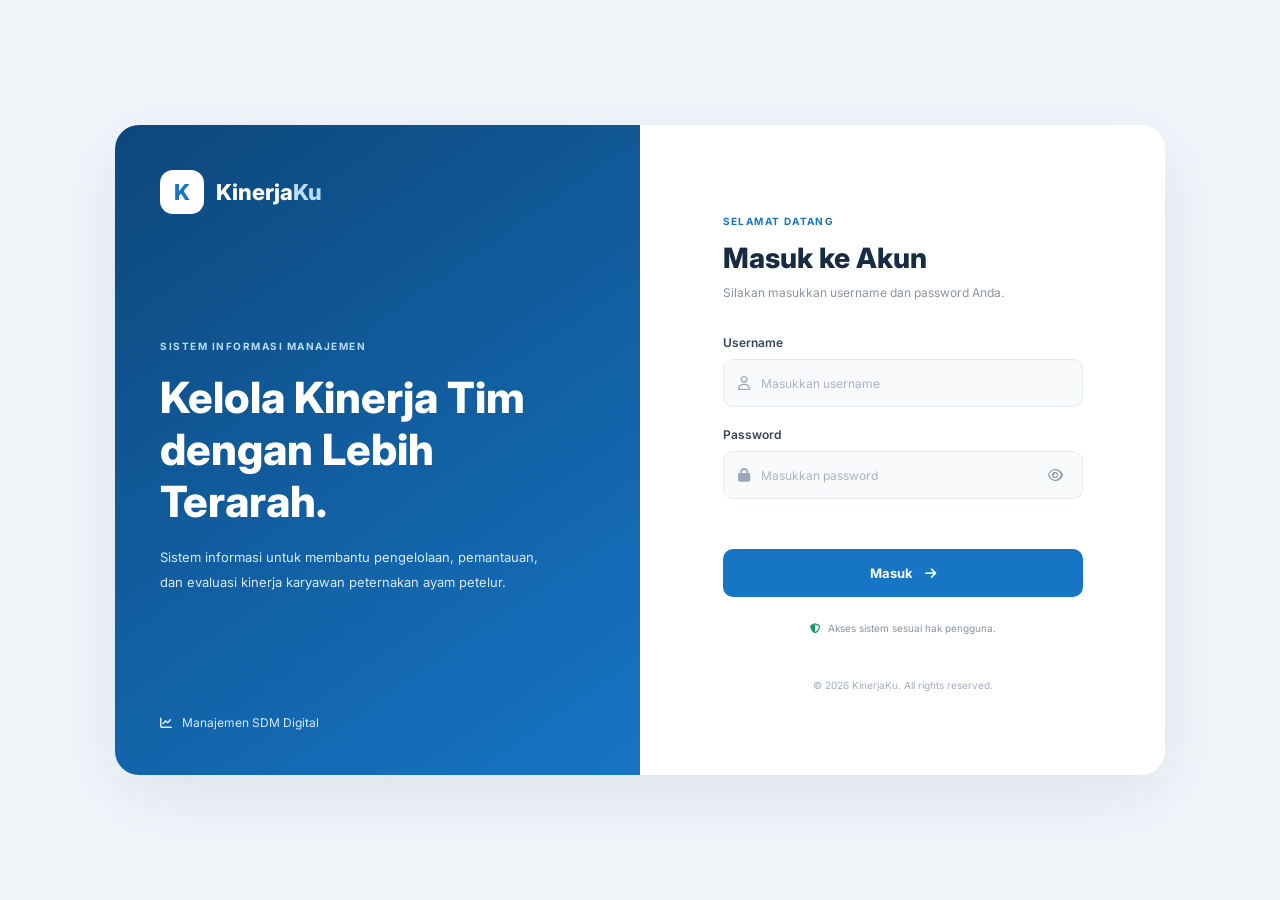
<file: index.html>
<!DOCTYPE html>
<html lang="id">
<head>
    <meta charset="UTF-8">
    <meta name="viewport" content="width=device-width, initial-scale=1.0">

    <title>Dashboard | KinerjaKu</title>

    <link rel="preconnect" href="https://fonts.googleapis.com">
    <link rel="preconnect" href="https://fonts.gstatic.com" crossorigin>
    <link href="https://fonts.googleapis.com/css2?family=Inter:wght@400;500;600;700;800&display=swap" rel="stylesheet">

    <link rel="stylesheet" href="assets/css/style.css">
    <link rel="stylesheet" href="assets/css/sidebar.css">

    <link rel="stylesheet" href="https://cdnjs.cloudflare.com/ajax/libs/font-awesome/6.7.2/css/all.min.css">
</head>

<body class="dashboard-page">

<div class="dashboard-layout">

    <div id="sidebarContainer" data-base=""></div>

    <main class="main-content">

        <header class="topbar">
            <div>
                <h2>Dashboard</h2>
                <p>Ringkasan informasi dan kinerja peternakan.</p>
            </div>

            <div class="topbar-date" id="currentDate"></div>
        </header>

        <section class="welcome-section">
            <div>
                <p>Selamat datang,</p>
                <h1 id="welcomeName">Pengguna</h1>
                <span id="welcomeRole">Role pengguna</span>
            </div>

            <div class="welcome-icon">
                <i class="fa-solid fa-chart-pie"></i>
            </div>
        </section>

        <section class="section-heading">
            <div>
                <h3>Informasi Peternakan</h3>
                <p>Ringkasan operasional usaha peternakan ayam petelur.</p>
            </div>
        </section>

        <section class="stats-grid">

            <div class="stat-card">
                <div class="stat-icon blue">
                    <i class="fa-solid fa-kiwi-bird"></i>
                </div>
                <div>
                    <p>Populasi Ayam</p>
                    <h3>3.000 <small>ekor</small></h3>
                </div>
            </div>

            <div class="stat-card">
                <div class="stat-icon purple">
                    <i class="fa-solid fa-warehouse"></i>
                </div>
                <div>
                    <p>Jumlah Kandang</p>
                    <h3>2 <small>unit</small></h3>
                </div>
            </div>

            <div class="stat-card">
                <div class="stat-icon green">
                    <i class="fa-solid fa-egg"></i>
                </div>
                <div>
                    <p>Produksi Telur</p>
                    <h3>150 <small>kg/hari</small></h3>
                </div>
            </div>

            <div class="stat-card">
                <div class="stat-icon orange">
                    <i class="fa-solid fa-wheat-awn"></i>
                </div>
                <div>
                    <p>Kebutuhan Pakan</p>
                    <h3>300 <small>kg/hari</small></h3>
                </div>
            </div>

        </section>

        <section class="section-heading">
            <div>
                <h3>Ringkasan Kinerja Karyawan</h3>
                <p>Informasi umum hasil evaluasi karyawan.</p>
            </div>
        </section>

        <section class="stats-grid employee-stats">

            <div class="stat-card">
                <div class="stat-icon blue">
                    <i class="fa-solid fa-users"></i>
                </div>
                <div>
                    <p>Total Karyawan</p>
                    <h3 id="dashboardEmployeeTotal">6 <small>orang</small></h3>
                </div>
            </div>

            <div class="stat-card">
                <div class="stat-icon green">
                    <i class="fa-solid fa-star"></i>
                </div>
                <div>
                    <p>Rata-rata Nilai</p>
                    <h3 id="dashboardAverage">90 <small>/100</small></h3>
                </div>
            </div>

            <div class="stat-card">
                <div class="stat-icon purple">
                    <i class="fa-solid fa-award"></i>
                </div>
                <div>
                    <p>Sangat Baik</p>
                    <h3 id="dashboardExcellent">5 <small>orang</small></h3>
                </div>
            </div>

            <div class="stat-card">
                <div class="stat-icon orange">
                    <i class="fa-solid fa-clock"></i>
                </div>
                <div>
                    <p>Perlu Evaluasi</p>
                    <h3 id="dashboardNeedsEvaluation">0 <small>orang</small></h3>
                </div>
            </div>

        </section>

        <section class="dashboard-bottom">

            <div class="content-card">
                <h3>Informasi Sistem</h3>
                <p>
                    KinerjaKu merupakan sistem informasi yang digunakan
                    untuk mengelola dan memantau penilaian kinerja karyawan
                    peternakan ayam petelur.
                </p>
            </div>

            <div class="content-card">
                <h3>Hak Akses Anda</h3>
                <p id="accessDescription">
                    Memuat informasi hak akses...
                </p>
            </div>

        </section>

        <footer class="dashboard-footer">
            <p>© 2026 KinerjaKu. Sistem Informasi Penilaian Kinerja.</p>
        </footer>

    </main>

</div>

<script src="assets/js/sidebar.js"></script>
<script src="assets/js/auth.js"></script>
<script src="assets/js/data.js"></script>
<script src="assets/js/dashboard.js"></script>

</body>
</html>
</file>
<file: assets/css/style.css>
* {
    margin: 0;
    padding: 0;
    box-sizing: border-box;
}

body {
    font-family: 'Inter', sans-serif;
    color: #172B43;
}

.login-page {
    min-height: 100vh;
    background: #F1F7FC;
    display: flex;
    justify-content: center;
    align-items: center;
    padding: 24px;
}

.login-wrapper {
    width: 100%;
    max-width: 440px;
}

.login-card {
    background: #FFFFFF;
    padding: 40px;
    border-radius: 18px;
    box-shadow: 0 12px 40px rgba(23, 43, 67, 0.08);
}

.login-brand {
    display: flex;
    align-items: center;
    gap: 12px;
    margin-bottom: 38px;
}

.brand-icon {
    width: 42px;
    height: 42px;
    background: #023E8A;
    color: #FFFFFF;
    display: flex;
    align-items: center;
    justify-content: center;
    border-radius: 12px;
    font-size: 22px;
    font-weight: 800;
}

.login-brand h1 {
    font-size: 24px;
    font-weight: 800;
    color: #172B43;
}

.login-brand h1 span {
    color: #1686AD;
}

.login-heading {
    margin-bottom: 28px;
}

.login-heading h2 {
    font-size: 25px;
    margin-bottom: 9px;
}

.login-heading p {
    color: #718096;
    font-size: 13px;
    line-height: 1.6;
}

.form-group {
    margin-bottom: 20px;
}

.form-group label {
    display: block;
    font-size: 13px;
    font-weight: 600;
    margin-bottom: 9px;
}

.form-group input {
    width: 100%;
    height: 46px;
    padding: 0 14px;
    border: 1px solid #D5E1EC;
    border-radius: 9px;
    outline: none;
    font-family: inherit;
    font-size: 13px;
    color: #172B43;
    transition: 0.2s;
}

.form-group input:focus {
    border-color: #1686AD;
    box-shadow: 0 0 0 3px rgba(22, 134, 173, 0.1);
}

.form-group input::placeholder {
    color: #A0AEC0;
}

.login-error {
    color: #DC2626;
    font-size: 12px;
    margin-bottom: 14px;
    min-height: 16px;
}

.login-button {
    width: 100%;
    height: 47px;
    background: #023E8A;
    color: #FFFFFF;
    border: none;
    border-radius: 9px;
    font-family: inherit;
    font-size: 14px;
    font-weight: 600;
    cursor: pointer;
    transition: 0.2s;
}

.login-button:hover {
    background: #0353A4;
}

.login-footer {
    margin-top: 32px;
    padding-top: 20px;
    border-top: 1px solid #EDF1F5;
    text-align: center;
}

.login-footer p {
    font-size: 11px;
    color: #718096;
    margin-bottom: 8px;
}

.login-footer span {
    font-size: 10px;
    color: #A0AEC0;
}

@media (max-width: 480px) {
    .login-card {
        padding: 28px 22px;
    }

    .login-heading h2 {
        font-size: 22px;
    }
}






/* DASHBOARD */

.dashboard-page {
    background: #F1F7FC;
}

.dashboard-layout {
    display: flex;
    min-height: 100vh;
}

.sidebar {
    width: 250px;
    background: #FFFFFF;
    border-right: 1px solid #E5EDF5;
    padding: 25px 18px;
    display: flex;
    flex-direction: column;
    flex-shrink: 0;
}

.sidebar-brand {
    display: flex;
    align-items: center;
    gap: 11px;
    padding: 0 8px 35px;
}

.sidebar-brand h2 {
    font-size: 21px;
    color: #172B43;
}

.sidebar-brand h2 span {
    color: #1686AD;
}

.menu-label {
    font-size: 10px;
    font-weight: 700;
    color: #94A3B8;
    letter-spacing: 1px;
    padding: 0 10px;
    margin-bottom: 12px;
}

.menu-item {
    display: flex;
    align-items: center;
    gap: 13px;
    padding: 13px 12px;
    margin-bottom: 5px;
    border-radius: 8px;
    color: #64748B;
    font-size: 13px;
    font-weight: 500;
    text-decoration: none;
    transition: 0.2s;
}

.menu-item i {
    width: 18px;
    text-align: center;
}

.menu-item:hover,
.menu-item.active {
    background: #EAF4FC;
    color: #023E8A;
}

.sidebar-bottom {
    margin-top: auto;
    border-top: 1px solid #EDF1F5;
    padding-top: 18px;
}

.sidebar-user {
    display: flex;
    align-items: center;
    gap: 10px;
    margin-bottom: 18px;
}

.user-avatar {
    width: 38px;
    height: 38px;
    background: #DCEEFF;
    color: #023E8A;
    display: flex;
    align-items: center;
    justify-content: center;
    border-radius: 50%;
    font-weight: 700;
}

.user-info {
    min-width: 0;
}

.user-info strong,
.user-info span {
    display: block;
}

.user-info strong {
    font-size: 12px;
    overflow: hidden;
    text-overflow: ellipsis;
    white-space: nowrap;
}

.user-info span {
    color: #718096;
    font-size: 11px;
    margin-top: 4px;
}

.logout-button {
    display: flex;
    align-items: center;
    gap: 12px;
    width: 100%;
    padding: 11px;
    border: none;
    background: #FFF1F1;
    color: #DC2626;
    border-radius: 8px;
    font-family: inherit;
    font-size: 13px;
    cursor: pointer;
}

.main-content {
    flex: 1;
    min-width: 0;
    padding: 30px;
}

.topbar {
    display: flex;
    align-items: center;
    justify-content: space-between;
    margin-bottom: 25px;
}

.topbar h2 {
    font-size: 23px;
}

.topbar p,
.section-heading p {
    font-size: 12px;
    color: #718096;
    margin-top: 7px;
}

.topbar-date {
    font-size: 12px;
    color: #64748B;
}

.welcome-section {
    display: flex;
    justify-content: space-between;
    align-items: center;
    background: linear-gradient(110deg, #023E8A, #1686AD);
    color: white;
    padding: 28px 30px;
    border-radius: 14px;
    margin-bottom: 30px;
}

.welcome-section p {
    font-size: 12px;
    opacity: 0.8;
    margin-bottom: 7px;
}

.welcome-section h1 {
    font-size: 25px;
    margin-bottom: 7px;
}

.welcome-section span {
    font-size: 12px;
    opacity: 0.85;
}

.welcome-icon {
    font-size: 48px;
    opacity: 0.35;
}

.section-heading {
    margin-bottom: 15px;
}

.section-heading h3,
.content-card h3 {
    font-size: 16px;
}

.stats-grid {
    display: grid;
    grid-template-columns: repeat(4, minmax(0, 1fr));
    gap: 15px;
    margin-bottom: 30px;
}

.stat-card {
    background: #FFFFFF;
    border: 1px solid #E8EEF4;
    border-radius: 12px;
    padding: 19px;
    display: flex;
    align-items: center;
    gap: 13px;
}

.stat-icon {
    width: 42px;
    height: 42px;
    flex-shrink: 0;
    display: flex;
    align-items: center;
    justify-content: center;
    border-radius: 10px;
}

.stat-icon.blue {
    background: #E5F1FF;
    color: #2563EB;
}

.stat-icon.purple {
    background: #F0EAFE;
    color: #7C3AED;
}

.stat-icon.green {
    background: #DCFCE7;
    color: #16A34A;
}

.stat-icon.orange {
    background: #FFF1DB;
    color: #EA8A13;
}

.stat-card p {
    color: #718096;
    font-size: 11px;
    margin-bottom: 7px;
}

.stat-card h3 {
    font-size: 21px;
    color: #172B43;
}

.stat-card small {
    font-size: 10px;
    font-weight: 500;
    color: #94A3B8;
}

.dashboard-bottom {
    display: grid;
    grid-template-columns: 1fr 1fr;
    gap: 15px;
}

.content-card {
    background: white;
    border: 1px solid #E8EEF4;
    border-radius: 12px;
    padding: 22px;
}

.content-card p {
    font-size: 12px;
    line-height: 1.8;
    color: #718096;
    margin-top: 12px;
}

.dashboard-footer {
    text-align: center;
    padding-top: 35px;
    color: #94A3B8;
    font-size: 11px;
}

@media (max-width: 1050px) {
    .stats-grid {
        grid-template-columns: repeat(2, 1fr);
    }
}

@media (max-width: 700px) {
    .sidebar {
        width: 65px;
        padding: 20px 8px;
    }

    .sidebar-brand {
        justify-content: center;
        padding: 0 0 30px;
    }

    .sidebar-brand h2,
    .menu-label,
    .menu-item span,
    .user-info,
    .logout-button span {
        display: none;
    }

    .menu-item {
        justify-content: center;
        padding: 14px 0;
    }

    .sidebar-user {
        justify-content: center;
    }

    .main-content {
        padding: 20px 13px;
    }

    .dashboard-bottom {
        grid-template-columns: 1fr;
    }

    .welcome-section {
        padding: 22px;
    }

    .welcome-section h1 {
        font-size: 20px;
    }
}

@media (max-width: 400px) {
    .stats-grid {
        grid-template-columns: 1fr;
    }

    .topbar-date {
        display: none;
    }
}
</file>
<file: assets/css/sidebar.css>
/* =====================================
   SIDEBAR - DARK NAVY
===================================== */

.dashboard-layout {
    display: flex;
    min-height: 100vh;
}

.sidebar {
    position: fixed;
    top: 0;
    left: 0;
    z-index: 100;

    display: flex;
    flex-direction: column;

    width: 255px;
    height: 100vh;

    padding: 25px 18px 22px;

    background: #172B43;
    border-right: 1px solid #263D58;
}

/* =====================================
   BRAND
===================================== */

.sidebar-brand {
    display: flex;
    align-items: center;
    gap: 12px;

    padding: 0 10px 30px;
}

.brand-icon {
    display: flex;
    align-items: center;
    justify-content: center;

    width: 42px;
    height: 42px;

    color: #fff;
    background: #1675c5;
    border-radius: 12px;

    font-size: 21px;
    font-weight: 800;
}

.sidebar-brand h2 {
    margin: 0;
    color: #fff;
    font-size: 21px;
    font-weight: 800;
}

.sidebar-brand h2 span {
    color: #55AEF5;
}

/* =====================================
   MENU
===================================== */

.sidebar-menu {
    flex: 0 0 auto;
    min-height: 0;
    max-height: calc(100vh - 240px);
    overflow-y: auto;
}

.menu-label {
    padding: 0 12px;
    margin: 8px 0 14px;

    color: #8294A9;
    font-size: 10px;
    font-weight: 700;
    letter-spacing: 1px;
}

.menu-item {
    display: flex;
    align-items: center;
    gap: 13px;

    padding: 13px 14px;
    margin-bottom: 6px;

    color: #A9B8C9;
    border-radius: 10px;

    text-decoration: none;
    font-size: 13px;
    font-weight: 500;

    transition: .2s;
}

.menu-item i {
    width: 19px;
    text-align: center;
    font-size: 15px;
}

.menu-item:hover {
    color: #fff;
    background: #263F5C;
}

.menu-item.active {
    color: #fff;
    background: #1675c5;
    font-weight: 700;
}

/* =====================================
   SIDEBAR BOTTOM
===================================== */

.sidebar-bottom {
    flex-shrink: 0;

    display: flex;
    flex-direction: column;
    gap: 8px;

    margin-top: 12px;
    padding: 12px 0 0;

    border-top: 1px solid #30445D;
}

/* =====================================
   USER PROFILE
===================================== */

.sidebar-user {
    display: flex;
    align-items: center;
    gap: 11px;

    padding: 4px 5px;
}

.user-avatar {
    display: flex;
    align-items: center;
    justify-content: center;

    width: 39px;
    height: 39px;
    min-width: 39px;

    color: #fff;
    background: #28618F;
    border-radius: 50%;

    font-size: 14px;
    font-weight: 700;
}

.user-info {
    display: flex;
    flex-direction: column;
    min-width: 0;
    gap: 4px;
}

.user-info strong {
    overflow: hidden;

    color: #fff;
    font-size: 12px;

    text-overflow: ellipsis;
    white-space: nowrap;
}

.user-info span {
    color: #A9B8C9;
    font-size: 10px;
}

/* =====================================
   LOGOUT
===================================== */

.logout-button {
    display: flex;
    align-items: center;
    gap: 12px;

    width: 100%;
    padding: 12px 14px;

    color: #FF9292;
    background: rgba(223, 85, 85, 0.10);

    border: 1px solid transparent;
    border-radius: 9px;

    font-family: inherit;
    font-size: 12px;
    font-weight: 600;

    cursor: pointer;
    transition: .2s;
}

.logout-button:hover {
    color: #fff;
    background: #DF5555;
}

/* =====================================
   MAIN CONTENT
===================================== */

.main-content {
    width: calc(100% - 255px);
    min-height: 100vh;
    margin-left: 255px;
}

/* =====================================
   VIEWER - READ ONLY
===================================== */

.viewer-mode #addEmployeeButton,
.viewer-mode #evaluationForm button[type="submit"],
.viewer-mode .employee-actions {
    display: none !important;
}

.viewer-mode #evaluationForm input,
.viewer-mode #evaluationForm select {
    pointer-events: none;
    opacity: .7;
}

/* =====================================
   RESPONSIVE TABLET
===================================== */

@media (max-width: 768px) {

    .sidebar {
        width: 220px;
    }

    .main-content {
        width: calc(100% - 220px);
        margin-left: 220px;
    }

}

/* =====================================
   RESPONSIVE MOBILE
===================================== */

@media (max-width: 600px) {

    .sidebar {
        width: 72px;
        padding: 20px 10px;
    }

    .sidebar-brand {
        justify-content: center;
        padding: 0 0 30px;
    }

    .sidebar-brand h2,
    .menu-label,
    .menu-item span,
    .user-info,
    .logout-button span {
        display: none;
    }

    .menu-item {
        justify-content: center;
        padding: 14px 8px;
    }

    .menu-item i {
        font-size: 17px;
    }

    .sidebar-bottom {
        align-items: center;
        gap: 10px;
        padding-top: 12px;
    }

    .sidebar-user {
        justify-content: center;
        padding: 4px 0;
    }

    .logout-button {
        justify-content: center;
        padding: 13px 8px;
    }

    .main-content {
        width: calc(100% - 72px);
        margin-left: 72px;
    }

}
</file>
<file: assets/css/login.css>
* {
    box-sizing: border-box;
    margin: 0;
    padding: 0;
}

body {
    font-family: "Inter", sans-serif;
    color: #172b43;
    background: #f2f6fb;
}

.login-page {
    min-height: 100vh;
    display: flex;
    align-items: center;
    justify-content: center;
    padding: 30px;
}

.login-wrapper {
    display: grid;
    grid-template-columns: 1fr 1fr;
    width: 100%;
    max-width: 1050px;
    min-height: 650px;
    overflow: hidden;
    background: #fff;
    border-radius: 24px;
    box-shadow: 0 20px 70px rgba(28, 59, 91, .10);
}

/* BRAND PANEL */

.login-brand-panel {
    display: flex;
    flex-direction: column;
    justify-content: space-between;
    padding: 45px;
    color: #fff;
    background: linear-gradient(145deg, #0d477b, #1675c5);
}

.login-brand {
    display: flex;
    align-items: center;
    gap: 12px;
}

.brand-icon {
    display: flex;
    align-items: center;
    justify-content: center;
    width: 44px;
    height: 44px;
    color: #1675c5;
    background: #fff;
    border-radius: 13px;
    font-size: 22px;
    font-weight: 800;
}

.login-brand h2,
.mobile-brand h2 {
    font-size: 22px;
    font-weight: 800;
}

.login-brand h2 span,
.mobile-brand h2 span {
    color: #b9dcff;
}

.brand-content {
    max-width: 390px;
}

.brand-label {
    color: #b9dcff;
    font-size: 10px;
    font-weight: 700;
    letter-spacing: 1.5px;
}

.brand-content h1 {
    margin: 18px 0;
    font-size: clamp(30px, 4vw, 43px);
    line-height: 1.2;
    font-weight: 800;
}

.brand-content p {
    color: #d7eaff;
    font-size: 13px;
    line-height: 1.9;
}

.brand-footer {
    display: flex;
    align-items: center;
    gap: 10px;
    color: #d7eaff;
    font-size: 12px;
}

/* FORM PANEL */

.login-form-panel {
    display: flex;
    align-items: center;
    justify-content: center;
    padding: 45px;
}

.login-form-container {
    width: 100%;
    max-width: 360px;
}

.mobile-brand {
    display: none;
}

.login-heading {
    margin-bottom: 32px;
}

.login-heading span {
    color: #1675c5;
    font-size: 10px;
    font-weight: 700;
    letter-spacing: 1.4px;
}

.login-heading h1 {
    margin: 12px 0 8px;
    color: #172b43;
    font-size: 28px;
    font-weight: 800;
}

.login-heading p {
    color: #8995a5;
    font-size: 12px;
    line-height: 1.7;
}

.login-field {
    margin-bottom: 20px;
}

.login-field label {
    display: block;
    margin-bottom: 9px;
    color: #34465c;
    font-size: 12px;
    font-weight: 600;
}

.login-input {
    display: flex;
    align-items: center;
    height: 48px;
    padding: 0 14px;
    gap: 11px;
    background: #f8fafc;
    border: 1px solid #e5ebf2;
    border-radius: 10px;
    transition: .2s;
}

.login-input:focus-within {
    background: #fff;
    border-color: #1675c5;
    box-shadow: 0 0 0 3px rgba(22, 117, 197, .08);
}

.login-input > i {
    color: #9aa8b8;
    font-size: 14px;
}

.login-input input {
    width: 100%;
    height: 100%;
    color: #26384d;
    background: transparent;
    border: none;
    outline: none;
    font-family: inherit;
    font-size: 12px;
}

.login-input input::placeholder {
    color: #aab4c1;
}

.login-input button {
    display: flex;
    align-items: center;
    justify-content: center;
    padding: 5px;
    color: #8995a5;
    background: transparent;
    border: none;
    cursor: pointer;
}

.login-error {
    min-height: 18px;
    margin: 0 0 12px;
    color: #dc5555;
    font-size: 11px;
}

.login-button {
    display: flex;
    align-items: center;
    justify-content: center;
    gap: 12px;
    width: 100%;
    height: 48px;
    color: #fff;
    background: #1675c5;
    border: none;
    border-radius: 10px;
    font-family: inherit;
    font-size: 13px;
    font-weight: 700;
    cursor: pointer;
    transition: .2s;
}

.login-button:hover {
    background: #105fa3;
    transform: translateY(-1px);
}

.login-note {
    display: flex;
    align-items: center;
    justify-content: center;
    gap: 8px;
    margin-top: 25px;
    color: #8995a5;
    font-size: 10px;
}

.login-note i {
    color: #15966a;
}

.login-copyright {
    margin-top: 45px;
    color: #a4adba;
    text-align: center;
    font-size: 10px;
}

/* RESPONSIVE */

@media (max-width: 760px) {
    .login-page {
        padding: 15px;
    }

    .login-wrapper {
        grid-template-columns: 1fr;
        max-width: 440px;
        min-height: auto;
        border-radius: 18px;
    }

    .login-brand-panel {
        display: none;
    }

    .login-form-panel {
        padding: 35px 25px;
    }

    .mobile-brand {
        display: flex;
        align-items: center;
        gap: 10px;
        margin-bottom: 40px;
    }

    .mobile-brand .brand-icon {
        color: #fff;
        background: #1675c5;
    }

    .mobile-brand h2 {
        color: #172b43;
    }

    .mobile-brand h2 span {
        color: #1675c5;
    }

    .login-copyright {
        margin-top: 35px;
    }
}
</file>
<file: assets/css/employees.css>
/* ========================================
   EMPLOYEE PAGE - KINERJAKU
======================================== */

.employee-intro {
    display: flex;
    align-items: center;
    justify-content: space-between;
    gap: 24px;
    padding: 28px 32px;
    margin-bottom: 24px;
    background: linear-gradient(120deg, #eaf4ff, #f5f9ff);
    border: 1px solid #dceafe;
    border-radius: 18px;
}

.employee-intro h2 {
    margin: 10px 0;
    color: #172b43;
    font-size: 25px;
    font-weight: 700;
}

.employee-intro p {
    margin: 0;
    color: #718096;
    font-size: 14px;
}

.intro-label {
    display: inline-flex;
    align-items: center;
    gap: 7px;
    color: #1473c9;
    font-size: 12px;
    font-weight: 700;
}

.intro-illustration {
    display: flex;
    align-items: center;
    justify-content: center;
    width: 100px;
    height: 100px;
    flex-shrink: 0;
    color: #1675c5;
    background: #d9ebff;
    border-radius: 25px;
    font-size: 42px;
}

/* ========================================
   SUMMARY
======================================== */

.employee-summary {
    display: grid;
    grid-template-columns: repeat(3, minmax(0, 1fr));
    gap: 18px;
    margin-bottom: 24px;
}

.employee-summary-card {
    display: flex;
    align-items: center;
    gap: 16px;
    padding: 22px;
    background: #fff;
    border: 1px solid #e8edf4;
    border-radius: 16px;
    box-shadow: 0 3px 12px rgba(20, 50, 80, 0.03);
}

.summary-icon {
    display: flex;
    align-items: center;
    justify-content: center;
    width: 48px;
    height: 48px;
    flex-shrink: 0;
    border-radius: 14px;
    font-size: 19px;
}

.summary-icon.blue {
    color: #1675c5;
    background: #e8f3ff;
}

.summary-icon.green {
    color: #15966a;
    background: #e5f8f0;
}

.summary-icon.orange {
    color: #d98722;
    background: #fff3df;
}

.employee-summary-card span {
    display: block;
    margin-bottom: 5px;
    color: #8995a5;
    font-size: 12px;
}

.employee-summary-card strong {
    color: #172b43;
    font-size: 23px;
    font-weight: 700;
}

/* ========================================
   TABLE CARD
======================================== */

.employee-table-card {
    padding: 24px;
    background: #fff;
    border: 1px solid #e8edf4;
    border-radius: 18px;
    box-shadow: 0 3px 12px rgba(20, 50, 80, 0.03);
}

.employee-table-header {
    display: flex;
    align-items: center;
    justify-content: space-between;
    gap: 15px;
    margin-bottom: 22px;
}

.employee-table-header h3 {
    margin: 0 0 6px;
    color: #172b43;
    font-size: 17px;
    font-weight: 700;
}

.employee-table-header p {
    margin: 0;
    color: #8995a5;
    font-size: 12px;
}

.employee-add-button {
    display: inline-flex;
    align-items: center;
    justify-content: center;
    gap: 8px;
    padding: 11px 16px;
    color: #fff;
    background: #1675c5;
    border: none;
    border-radius: 10px;
    font-size: 12px;
    font-weight: 600;
    cursor: pointer;
    transition: 0.2s;
}

.employee-add-button:hover {
    background: #105fa3;
    transform: translateY(-1px);
}

/* ========================================
   TOOLBAR
======================================== */

.employee-toolbar {
    display: flex;
    align-items: center;
    gap: 12px;
    margin-bottom: 18px;
}

.employee-search {
    position: relative;
    flex: 1;
}

.employee-search input {
    width: 100%;
    height: 42px;
    padding: 0 14px 0 38px;
    color: #34465c;
    background: #f8fafc;
    border: 1px solid #e4eaf1;
    border-radius: 10px;
    outline: none;
    font-family: inherit;
    font-size: 12px;
}

.employee-search input:focus {
    border-color: #1675c5;
    background: #fff;
}

.employee-search i {
    position: absolute;
    top: 50%;
    left: 14px;
    color: #99a5b5;
    transform: translateY(-50%);
    font-size: 13px;
}

.employee-filter select {
    height: 42px;
    min-width: 165px;
    padding: 0 12px;
    color: #526176;
    background: #f8fafc;
    border: 1px solid #e4eaf1;
    border-radius: 10px;
    outline: none;
    font-family: inherit;
    font-size: 12px;
}

/* ========================================
   TABLE
======================================== */

.employee-table-wrapper {
    width: 100%;
    overflow-x: auto;
}

.employee-table {
    width: 100%;
    min-width: 600px;
    border-collapse: collapse;
    text-align: left;
}

.employee-table thead {
    background: #f7f9fc;
}

.employee-table th {
    padding: 14px 16px;
    color: #8491a3;
    font-size: 10px;
    font-weight: 700;
    letter-spacing: 0.5px;
    white-space: nowrap;
}

.employee-table td {
    padding: 15px 16px;
    color: #526176;
    border-bottom: 1px solid #edf0f5;
    font-size: 12px;
    white-space: nowrap;
}

.employee-table tbody tr {
    transition: background 0.2s;
}

.employee-table tbody tr:hover {
    background: #f9fbfe;
}

.employee-table tbody tr:last-child td {
    border-bottom: none;
}

/* ========================================
   EMPLOYEE NAME
======================================== */

.employee-name {
    color: #26384d;
    font-size: 12px;
    font-weight: 600;
}

/* ========================================
   POSITION
======================================== */

.employee-position {
    color: #526176;
    font-weight: 500;
}

/* ========================================
   DEPARTMENT
======================================== */

.employee-department {
    display: inline-block;
    padding: 6px 10px;
    color: #3974a9;
    background: #edf5ff;
    border-radius: 7px;
    font-size: 10px;
    font-weight: 600;
}

/* ========================================
   STATUS
======================================== */

.employee-status {
    display: inline-flex;
    align-items: center;
    gap: 6px;
    padding: 6px 10px;
    color: #15966a;
    background: #e8f8f1;
    border-radius: 20px;
    font-size: 10px;
    font-weight: 600;
}

.employee-status::before {
    width: 6px;
    height: 6px;
    content: "";
    background: #20b77e;
    border-radius: 50%;
}

/* ========================================
   ACTION BUTTONS
======================================== */

.employee-actions {
    display: flex;
    align-items: center;
    gap: 7px;
}

.employee-action-btn {
    display: flex;
    align-items: center;
    justify-content: center;
    width: 30px;
    height: 30px;
    color: #718096;
    background: #f3f6fa;
    border: none;
    border-radius: 8px;
    cursor: pointer;
    transition: 0.2s;
}

.employee-action-btn:hover {
    color: #1675c5;
    background: #e8f3ff;
}

/* ========================================
   FOOTER
======================================== */

.employee-table-footer {
    display: flex;
    align-items: center;
    justify-content: space-between;
    gap: 12px;
    padding-top: 18px;
    margin-top: 8px;
    color: #8995a5;
    border-top: 1px solid #edf0f5;
    font-size: 11px;
}

/* ========================================
   RESPONSIVE TABLET
======================================== */

@media (max-width: 768px) {

    .employee-intro {
        padding: 22px;
    }

    .employee-intro h2 {
        font-size: 20px;
    }

    .intro-illustration {
        width: 70px;
        height: 70px;
        font-size: 30px;
    }

    .employee-summary {
        grid-template-columns: 1fr;
        gap: 12px;
    }

    .employee-summary-card {
        padding: 17px;
    }

    .employee-table-card {
        padding: 17px;
    }

    .employee-table-header {
        align-items: flex-start;
        flex-direction: column;
    }

    .employee-toolbar {
        align-items: stretch;
        flex-direction: column;
    }

    .employee-filter select {
        width: 100%;
    }
}

/* ========================================
   RESPONSIVE MOBILE
======================================== */

@media (max-width: 420px) {

    .intro-illustration {
        display: none;
    }

    .employee-table-footer {
        align-items: flex-start;
        flex-direction: column;
    }

}



/* ==========================================
   MODAL TAMBAH / EDIT KARYAWAN
========================================== */

.employee-modal {
    position: fixed;
    inset: 0;
    z-index: 9999;
    display: none;
    align-items: center;
    justify-content: center;
    padding: 20px;
    background: rgba(15, 30, 48, 0.55);
    backdrop-filter: blur(4px);
}

.employee-modal.show {
    display: flex;
}

.employee-modal-content {
    width: 100%;
    max-width: 480px;
    padding: 28px;
    background: #ffffff;
    border-radius: 16px;
    box-shadow: 0 20px 60px rgba(0, 0, 0, 0.15);
    animation: employeeModalIn 0.2s ease;
}

@keyframes employeeModalIn {
    from {
        opacity: 0;
        transform: translateY(15px);
    }
    to {
        opacity: 1;
        transform: translateY(0);
    }
}

.employee-modal-header {
    display: flex;
    align-items: flex-start;
    justify-content: space-between;
    gap: 15px;
    margin-bottom: 24px;
}

.employee-modal-header h2 {
    margin: 0 0 6px;
    color: #172b43;
    font-size: 20px;
}

.employee-modal-header p {
    margin: 0;
    color: #8291a5;
    font-size: 13px;
}

#closeEmployeeModal {
    width: 32px;
    height: 32px;
    border: none;
    border-radius: 8px;
    background: #f1f5f9;
    color: #64748b;
    font-size: 24px;
    cursor: pointer;
}

.employee-form-group {
    margin-bottom: 17px;
}

.employee-form-group label {
    display: block;
    margin-bottom: 8px;
    color: #34465c;
    font-size: 13px;
    font-weight: 600;
}

.employee-form-group input,
.employee-form-group select {
    width: 100%;
    height: 44px;
    padding: 0 13px;
    border: 1px solid #dce4ed;
    border-radius: 8px;
    outline: none;
    background: #ffffff;
    color: #26384d;
    font-family: inherit;
    font-size: 13px;
    box-sizing: border-box;
}

.employee-form-group input:focus,
.employee-form-group select:focus {
    border-color: #1675c5;
    box-shadow: 0 0 0 3px rgba(22, 117, 197, 0.1);
}

.employee-modal-actions {
    display: flex;
    justify-content: flex-end;
    gap: 10px;
    margin-top: 25px;
}

.employee-cancel-button,
.employee-save-button {
    min-height: 42px;
    padding: 0 17px;
    border: none;
    border-radius: 8px;
    font-family: inherit;
    font-size: 13px;
    font-weight: 600;
    cursor: pointer;
}

.employee-cancel-button {
    background: #f1f5f9;
    color: #64748b;
}

.employee-save-button {
    background: #1675c5;
    color: #ffffff;
}

.employee-save-button:hover {
    background: #0f5fa5;
}

@media (max-width: 480px) {
    .employee-modal-content {
        padding: 20px;
    }

    .employee-modal-actions {
        flex-direction: column-reverse;
    }

    .employee-modal-actions button {
        width: 100%;
    }
}



/* ==========================================
   TOMBOL HAPUS KARYAWAN
========================================== */

.employee-action-btn.delete {
    color: #dc3545;
    background: #fff1f2;
}

.employee-action-btn.delete:hover {
    color: #ffffff;
    background: #dc3545;
}


/* ==========================================
   MODAL DETAIL KARYAWAN
========================================== */

.employee-detail-modal {
    position: fixed;
    inset: 0;
    z-index: 10000;
    display: none;
    align-items: center;
    justify-content: center;
    padding: 20px;
    background: rgba(15, 30, 48, 0.58);
    backdrop-filter: blur(5px);
}

.employee-detail-modal.show {
    display: flex;
}

.employee-detail-content {
    width: 100%;
    max-width: 500px;
    padding: 28px;
    background: #ffffff;
    border: 1px solid #e8edf4;
    border-radius: 18px;
    box-shadow: 0 20px 60px rgba(15, 30, 48, 0.18);
    animation: detailModalIn 0.2s ease;
}

@keyframes detailModalIn {
    from {
        opacity: 0;
        transform: translateY(12px);
    }

    to {
        opacity: 1;
        transform: translateY(0);
    }
}

/* HEADER */

.employee-detail-header {
    display: flex;
    align-items: flex-start;
    justify-content: space-between;
    gap: 15px;
    margin-bottom: 25px;
}

.employee-detail-label {
    display: inline-block;
    margin-bottom: 9px;
    color: #1675c5;
    font-size: 10px;
    font-weight: 800;
    letter-spacing: 0.8px;
}

.employee-detail-header h2 {
    margin: 0 0 6px;
    color: #172b43;
    font-size: 21px;
    font-weight: 700;
}

.employee-detail-header p {
    margin: 0;
    color: #8995a5;
    font-size: 12px;
}

.employee-detail-close {
    display: flex;
    align-items: center;
    justify-content: center;
    width: 34px;
    height: 34px;
    flex-shrink: 0;
    color: #718096;
    background: #f1f5f9;
    border: none;
    border-radius: 9px;
    font-size: 23px;
    cursor: pointer;
    transition: 0.2s;
}

.employee-detail-close:hover {
    color: #dc3545;
    background: #fff1f2;
}

/* PROFIL */

.employee-detail-profile {
    display: flex;
    align-items: center;
    gap: 17px;
    padding: 20px;
    background: linear-gradient(120deg, #eff6ff, #f8fbff);
    border: 1px solid #e1edfc;
    border-radius: 14px;
}

.employee-detail-avatar {
    display: flex;
    align-items: center;
    justify-content: center;
    width: 60px;
    height: 60px;
    flex-shrink: 0;
    color: #ffffff;
    background: linear-gradient(135deg, #1675c5, #0b4e91);
    border-radius: 16px;
    font-size: 24px;
    font-weight: 800;
}

.employee-detail-identity h3 {
    margin: 0 0 5px;
    color: #172b43;
    font-size: 16px;
    font-weight: 700;
}

.employee-detail-identity p {
    margin: 0 0 10px;
    color: #718096;
    font-size: 12px;
}

.employee-detail-status {
    display: inline-flex;
    align-items: center;
    gap: 6px;
    padding: 5px 10px;
    color: #15966a;
    background: #e5f8f0;
    border-radius: 20px;
    font-size: 10px;
    font-weight: 700;
}

.employee-detail-status::before {
    width: 6px;
    height: 6px;
    content: "";
    background: #20b77e;
    border-radius: 50%;
}

.employee-detail-status.inactive {
    color: #dc3545;
    background: #fff1f2;
}

.employee-detail-status.inactive::before {
    background: #dc3545;
}

/* INFORMASI PEKERJAAN */

.employee-detail-information {
    margin-top: 25px;
}

.employee-detail-section-heading {
    display: flex;
    align-items: center;
    gap: 9px;
    margin-bottom: 15px;
    color: #1675c5;
}

.employee-detail-section-heading h4 {
    margin: 0;
    color: #172b43;
    font-size: 13px;
    font-weight: 700;
}

.employee-detail-list {
    overflow: hidden;
    border: 1px solid #edf0f5;
    border-radius: 12px;
}

.employee-detail-row {
    display: flex;
    align-items: center;
    justify-content: space-between;
    gap: 15px;
    padding: 16px;
    border-bottom: 1px solid #edf0f5;
}

.employee-detail-row:last-child {
    border-bottom: none;
}

.employee-detail-info {
    display: flex;
    align-items: center;
    gap: 10px;
    color: #8995a5;
    font-size: 12px;
}

.employee-detail-info i {
    width: 17px;
    color: #1675c5;
    text-align: center;
}

.employee-detail-row strong {
    color: #26384d;
    font-size: 12px;
    font-weight: 700;
    text-align: right;
    overflow-wrap: anywhere;
}

/* FOOTER */

.employee-detail-footer {
    display: flex;
    justify-content: flex-end;
    margin-top: 22px;
}

.employee-detail-footer button {
    min-width: 90px;
    height: 40px;
    padding: 0 18px;
    color: #526176;
    background: #f1f5f9;
    border: none;
    border-radius: 9px;
    font-family: inherit;
    font-size: 12px;
    font-weight: 600;
    cursor: pointer;
    transition: 0.2s;
}

.employee-detail-footer button:hover {
    color: #1675c5;
    background: #e8f3ff;
}

/* RESPONSIVE */

@media (max-width: 480px) {
    .employee-detail-content {
        padding: 20px;
    }

    .employee-detail-profile {
        padding: 15px;
    }

    .employee-detail-row {
        padding: 14px 12px;
    }
}
</file>
<file: assets/css/evaluations.css>
/* ==========================================
   EVALUATION PAGE - KINERJAKU
========================================== */

.evaluation-intro {
    display: flex;
    align-items: center;
    justify-content: space-between;
    gap: 24px;
    padding: 30px 34px;
    margin-bottom: 24px;
    border-radius: 14px;
    background: linear-gradient(120deg, #e8f3ff, #f5f9ff);
    overflow: hidden;
}

.evaluation-intro .intro-label {
    display: inline-flex;
    align-items: center;
    gap: 8px;
    color: #1675c5;
    font-size: 11px;
    font-weight: 700;
    letter-spacing: 0.7px;
}

.evaluation-intro h2 {
    margin: 12px 0 8px;
    color: #172b43;
    font-size: 25px;
    font-weight: 800;
}

.evaluation-intro p {
    margin: 0;
    color: #718198;
    font-size: 13px;
    line-height: 1.7;
}

.evaluation-intro-icon {
    display: flex;
    align-items: center;
    justify-content: center;
    flex-shrink: 0;
    width: 100px;
    height: 100px;
    border-radius: 24px;
    background: #d7eaff;
    color: #1675c5;
    font-size: 42px;
}

/* ==========================================
   FORM CARD
========================================== */

.evaluation-form-card,
.evaluation-guide {
    padding: 26px;
    margin-bottom: 24px;
    border: 1px solid #e8edf3;
    border-radius: 13px;
    background: #ffffff;
    box-shadow: 0 3px 15px rgba(23, 43, 67, 0.035);
}

.evaluation-section-header {
    margin-bottom: 24px;
}

.evaluation-section-header h3 {
    margin: 0 0 7px;
    color: #172b43;
    font-size: 17px;
    font-weight: 700;
}

.evaluation-section-header p {
    margin: 0;
    color: #8794a6;
    font-size: 12px;
    line-height: 1.6;
}

/* ==========================================
   FORM INPUT
========================================== */

.evaluation-form-group {
    min-width: 0;
}

.evaluation-form-group.full-width {
    margin-bottom: 22px;
}

.evaluation-form-group label {
    display: block;
    margin-bottom: 9px;
    color: #34465c;
    font-size: 12px;
    font-weight: 600;
}

.evaluation-form-group input,
.evaluation-form-group select {
    width: 100%;
    height: 45px;
    padding: 0 13px;
    border: 1px solid #dce4ed;
    border-radius: 8px;
    outline: none;
    background: #ffffff;
    color: #26384d;
    font-family: inherit;
    font-size: 13px;
    box-sizing: border-box;
    transition: 0.2s ease;
}

.evaluation-form-group input:focus,
.evaluation-form-group select:focus {
    border-color: #1675c5;
    box-shadow: 0 0 0 3px rgba(22, 117, 197, 0.09);
}

.evaluation-form-group input::placeholder {
    color: #aab5c2;
}

/* ==========================================
   SCORE GRID
========================================== */

.evaluation-score-grid {
    display: grid;
    grid-template-columns: repeat(2, minmax(0, 1fr));
    gap: 20px;
}

.evaluation-score-grid .evaluation-form-group {
    padding: 17px;
    border: 1px solid #edf0f5;
    border-radius: 10px;
    background: #fbfcfe;
}

/* ==========================================
   RESULT
========================================== */

.evaluation-result {
    display: flex;
    align-items: center;
    justify-content: space-between;
    gap: 20px;
    padding: 22px 24px;
    margin-top: 25px;
    border: 1px solid #dceaff;
    border-radius: 11px;
    background: #f3f8ff;
}

.evaluation-result span {
    display: block;
    margin-bottom: 7px;
    color: #718198;
    font-size: 12px;
    font-weight: 500;
}

.evaluation-result strong {
    display: block;
    color: #1675c5;
    font-size: 30px;
    font-weight: 800;
}

.evaluation-result p {
    margin: 5px 0 0;
    color: #526b88;
    font-size: 12px;
    font-weight: 600;
}

/* ==========================================
   FORM ACTIONS
========================================== */

.evaluation-form-actions {
    display: flex;
    justify-content: flex-end;
    margin-top: 22px;
}

.evaluation-save-button {
    display: inline-flex;
    align-items: center;
    justify-content: center;
    gap: 9px;
    min-height: 43px;
    padding: 0 20px;
    border: none;
    border-radius: 8px;
    background: #1675c5;
    color: #ffffff;
    font-family: inherit;
    font-size: 13px;
    font-weight: 600;
    cursor: pointer;
    transition: 0.2s ease;
}

.evaluation-save-button:hover {
    background: #0f5fa5;
    transform: translateY(-1px);
}

/* ==========================================
   GUIDE
========================================== */

.evaluation-guide-content {
    display: grid;
    grid-template-columns: repeat(2, minmax(0, 1fr));
    gap: 12px;
}

.evaluation-guide-content p {
    padding: 13px 15px;
    margin: 0;
    border: 1px solid #edf0f5;
    border-radius: 8px;
    color: #64748b;
    background: #fbfcfe;
    font-size: 12px;
}

.evaluation-guide-content strong {
    color: #1675c5;
}

/* ==========================================
   RESPONSIVE
========================================== */

@media (max-width: 768px) {
    .evaluation-intro {
        padding: 24px;
    }

    .evaluation-intro h2 {
        font-size: 21px;
    }

    .evaluation-intro-icon {
        width: 75px;
        height: 75px;
        font-size: 32px;
    }

    .evaluation-form-card,
    .evaluation-guide {
        padding: 20px;
    }
}

@media (max-width: 520px) {
    .evaluation-intro-icon {
        display: none;
    }

    .evaluation-score-grid,
    .evaluation-guide-content {
        grid-template-columns: 1fr;
    }

    .evaluation-result {
        padding: 18px;
    }

    .evaluation-save-button {
        width: 100%;
    }
}
</file>
<file: assets/css/monitoring.css>
/* ==========================================
   MONITORING KINERJA - KINERJAKU
========================================== */

/* ==========================================
   NAMA KARYAWAN
========================================== */

.monitoring-name {
    font-weight: 600;
    color: #172b43;
}


/* ==========================================
   SCORE PROGRESS
========================================== */

.score-progress {
    display: flex;
    align-items: center;
    gap: 12px;
    min-width: 145px;
}

.score-progress strong {
    min-width: 48px;
    font-size: 13px;
    font-weight: 700;
    color: #172b43;
}

.progress-track {
    width: 100%;
    height: 7px;
    background: #e8eef5;
    border-radius: 20px;
    overflow: hidden;
}

.progress-fill {
    height: 100%;
    background: linear-gradient(90deg, #1675c5, #42a5f5);
    border-radius: 20px;
    transition: width 0.3s ease;
}


/* ==========================================
   STATUS BADGE
========================================== */

.status-badge {
    display: inline-flex;
    align-items: center;
    justify-content: center;
    padding: 6px 12px;
    border-radius: 20px;
    font-size: 11px;
    font-weight: 700;
    white-space: nowrap;
}

.status-badge.excellent {
    color: #16834a;
    background: #e4f7ec;
}

.status-badge.good {
    color: #1675c5;
    background: #e6f2ff;
}

.status-badge.average {
    color: #b7791f;
    background: #fff5df;
}

.status-badge.poor {
    color: #dc3545;
    background: #fff0f0;
}


/* ==========================================
   EMPTY STATE
========================================== */

.empty-state {
    text-align: center;
    padding: 45px 15px !important;
    color: #8995a5;
}

.empty-state i {
    display: block;
    font-size: 30px;
    margin-bottom: 12px;
    color: #b8c5d3;
}

.empty-state p {
    font-size: 13px;
}


/* ==========================================
   SEARCH INPUT
========================================== */

.employee-search {
    position: relative;
    display: flex;
    align-items: center;
    width: 100%;
    max-width: 420px;
    height: 48px;
    margin-bottom: 24px;
    background: #f8fafc;
    border: 1px solid #e2e8f0;
    border-radius: 12px;
    transition: all 0.25s ease;
}

/* ICON SEARCH */

.employee-search i {
    position: absolute;
    left: 16px;
    font-size: 15px;
    color: #94a3b8;
    pointer-events: none;
    transition: color 0.25s ease;
}

/* INPUT */

.employee-search input {
    width: 100%;
    height: 100%;
    padding: 0 16px 0 44px;
    border: none;
    outline: none;
    background: transparent;
    color: #172b43;
    font-family: 'Inter', sans-serif;
    font-size: 13px;
    font-weight: 500;
    border-radius: 12px;
}

.employee-search input::placeholder {
    color: #9aa8b8;
    font-weight: 400;
}

/* FOCUS */

.employee-search:focus-within {
    background: #ffffff;
    border-color: #1675c5;
    box-shadow: 0 0 0 4px rgba(22, 117, 197, 0.10);
}

.employee-search:focus-within i {
    color: #1675c5;
}

/* HOVER */

.employee-search:hover {
    border-color: #b8cde0;
}


/* ==========================================
   RESPONSIVE
========================================== */

@media (max-width: 768px) {

    .employee-search {
        max-width: 100%;
    }

    .score-progress {
        min-width: 115px;
        gap: 8px;
    }

    .score-progress strong {
        font-size: 12px;
    }

}

@media (max-width: 520px) {

    .employee-search {
        height: 45px;
        margin-bottom: 18px;
    }

    .employee-search input {
        font-size: 12px;
    }

    .status-badge {
        padding: 5px 9px;
        font-size: 10px;
    }

}
</file>
<file: assets/css/reports.css>
/* ==========================================
   REPORTS - KINERJAKU
========================================== */

/* ==========================================
   SECTION HEADING
========================================== */

.report-heading {
    display: flex;
    align-items: center;
    justify-content: space-between;
    gap: 16px;
    flex-wrap: wrap;
}

.report-heading .employee-add-button {
    display: inline-flex;
    align-items: center;
    justify-content: center;
    gap: 9px;
    padding: 11px 18px;
    border: none;
    border-radius: 10px;
    background: #1675c5;
    color: #ffffff;
    font-family: 'Inter', sans-serif;
    font-size: 12px;
    font-weight: 600;
    cursor: pointer;
    transition: 0.2s ease;
}

.report-heading .employee-add-button:hover {
    background: #105f9f;
    transform: translateY(-1px);
}


/* ==========================================
   SEARCH INPUT
========================================== */

.report-search {
    position: relative;
    display: flex;
    align-items: center;
    width: 100%;
    max-width: 420px;
    height: 48px;
    margin-bottom: 24px;
    background: #f8fafc;
    border: 1px solid #e2e8f0;
    border-radius: 11px;
    transition: 0.2s ease;
}

.report-search i {
    position: absolute;
    left: 16px;
    color: #94a3b8;
    font-size: 14px;
    pointer-events: none;
}

.report-search input {
    width: 100%;
    height: 100%;
    padding: 0 15px 0 43px;
    border: none;
    outline: none;
    background: transparent;
    color: #172b43;
    font-family: 'Inter', sans-serif;
    font-size: 13px;
}

.report-search input::placeholder {
    color: #9aa8b8;
}

.report-search:focus-within {
    background: #ffffff;
    border-color: #1675c5;
    box-shadow: 0 0 0 4px rgba(22, 117, 197, 0.09);
}

.report-search:focus-within i {
    color: #1675c5;
}


/* ==========================================
   REPORT TABLE CONTAINER
========================================== */

.content-card {
    overflow: hidden;
    background: #ffffff;
    border: 1px solid #e8edf3;
    border-radius: 14px;
    padding: 24px;
    box-shadow: 0 3px 12px rgba(23, 43, 67, 0.035);
}

.employee-table-wrapper {
    width: 100%;
    overflow-x: auto;
    border: 1px solid #e8edf3;
    border-radius: 10px;
    scrollbar-width: thin;
    scrollbar-color: #cbd5e1 transparent;
}

.employee-table-wrapper::-webkit-scrollbar {
    height: 6px;
}

.employee-table-wrapper::-webkit-scrollbar-thumb {
    background: #cbd5e1;
    border-radius: 10px;
}


/* ==========================================
   TABLE
========================================== */

.employee-table {
    width: 100%;
    min-width: 760px;
    border-collapse: separate;
    border-spacing: 0;
    font-family: 'Inter', sans-serif;
    text-align: left;
}

/* TABLE HEADER */

.employee-table thead th {
    padding: 16px 18px;
    background: #f4f7fb;
    color: #64748b;
    font-size: 10px;
    font-weight: 700;
    letter-spacing: 0.7px;
    white-space: nowrap;
    border-bottom: 1px solid #e8edf3;
}

.employee-table thead th:first-child {
    width: 65px;
    text-align: center;
}

.employee-table thead th:nth-child(2) {
    min-width: 190px;
}

.employee-table thead th:nth-child(3) {
    min-width: 130px;
}

.employee-table thead th:nth-child(4) {
    width: 120px;
}

.employee-table thead th:nth-child(5) {
    min-width: 145px;
}

.employee-table thead th:nth-child(6) {
    min-width: 150px;
}

/* TABLE BODY */

.employee-table tbody td {
    padding: 17px 18px;
    color: #536477;
    font-size: 12px;
    font-weight: 500;
    border-bottom: 1px solid #edf1f5;
    white-space: nowrap;
    vertical-align: middle;
    background: #ffffff;
}

.employee-table tbody tr:last-child td {
    border-bottom: none;
}

.employee-table tbody tr {
    transition: background 0.2s ease;
}

.employee-table tbody tr:hover td {
    background: #f8fbff;
}

/* NUMBER COLUMN */

.employee-table tbody td:first-child {
    text-align: center;
    color: #94a3b8;
    font-size: 11px;
    font-weight: 600;
}


/* ==========================================
   EMPLOYEE INFORMATION
========================================== */

.report-employee-name {
    color: #172b43 !important;
    font-size: 12px !important;
    font-weight: 700 !important;
}

.report-employee-id {
    color: #8190a3 !important;
    font-size: 11px !important;
    font-weight: 500 !important;
    letter-spacing: 0.2px;
}

.report-score {
    display: inline-flex;
    align-items: center;
    justify-content: center;
    min-width: 65px;
    padding: 7px 10px;
    border-radius: 7px;
    background: #edf5ff;
    color: #1675c5;
    font-size: 12px;
    font-weight: 800;
}


/* ==========================================
   STATUS BADGE
========================================== */

.status-badge {
    display: inline-flex;
    align-items: center;
    justify-content: center;
    min-width: 100px;
    padding: 7px 11px;
    border-radius: 7px;
    font-size: 10px;
    font-weight: 700;
    white-space: nowrap;
}

.status-badge.excellent {
    color: #16834a;
    background: #e6f7ed;
}

.status-badge.good {
    color: #1675c5;
    background: #e8f3ff;
}

.status-badge.average {
    color: #b7791f;
    background: #fff5df;
}

.status-badge.poor {
    color: #dc3545;
    background: #fff0f0;
}


/* ==========================================
   EMPTY STATE
========================================== */

.empty-state {
    text-align: center !important;
    padding: 55px 20px !important;
    color: #8995a5 !important;
    white-space: normal !important;
}

.empty-state i {
    display: block;
    margin-bottom: 12px;
    color: #b8c5d3;
    font-size: 30px;
}

.empty-state p {
    margin: 0;
    font-size: 13px;
}


/* ==========================================
   RESPONSIVE
========================================== */

@media (max-width: 768px) {

    .content-card {
        padding: 16px;
    }

    .report-search {
        max-width: 100%;
    }

    .report-heading {
        align-items: flex-start;
    }

    .report-heading .employee-add-button {
        padding: 10px 14px;
    }

    .employee-table thead th,
    .employee-table tbody td {
        padding: 14px;
    }

}

@media (max-width: 520px) {

    .content-card {
        padding: 12px;
    }

    .report-search {
        height: 45px;
        margin-bottom: 18px;
    }

    .report-search input {
        font-size: 12px;
    }

    .report-heading .employee-add-button {
        font-size: 11px;
    }

}


/* ==========================================
   PRINT REPORT
========================================== */

@media print {

    @page {
        size: A4 landscape;
        margin: 15mm;
    }

    body {
        background: #ffffff !important;
        color: #172b43 !important;
        font-family: Arial, sans-serif !important;
    }

    .sidebar,
    .topbar-date,
    .report-search,
    .report-heading .employee-add-button,
    .dashboard-footer {
        display: none !important;
    }

    .dashboard-layout {
        display: block !important;
    }

    .main-content {
        width: 100% !important;
        margin: 0 !important;
        padding: 0 !important;
    }

    .welcome-section {
        box-shadow: none !important;
        border: 1px solid #dce5ee !important;
        break-inside: avoid;
    }

    .stats-grid {
        display: grid !important;
        grid-template-columns: repeat(4, 1fr) !important;
        gap: 12px !important;
    }

    .stat-card,
    .content-card {
        box-shadow: none !important;
        border: 1px solid #dce5ee !important;
        break-inside: avoid;
    }

    .employee-table-wrapper {
        overflow: visible !important;
        border: none !important;
    }

    .employee-table {
        width: 100% !important;
        min-width: 0 !important;
        border-collapse: collapse !important;
    }

    .employee-table th,
    .employee-table td {
        padding: 10px !important;
        border: 1px solid #dce5ee !important;
        font-size: 10px !important;
        white-space: normal !important;
    }

    .employee-table th {
        background: #edf4fa !important;
        -webkit-print-color-adjust: exact;
        print-color-adjust: exact;
    }

    .status-badge,
    .report-score {
        -webkit-print-color-adjust: exact;
        print-color-adjust: exact;
    }

    tr {
        break-inside: avoid;
    }

}
</file>
